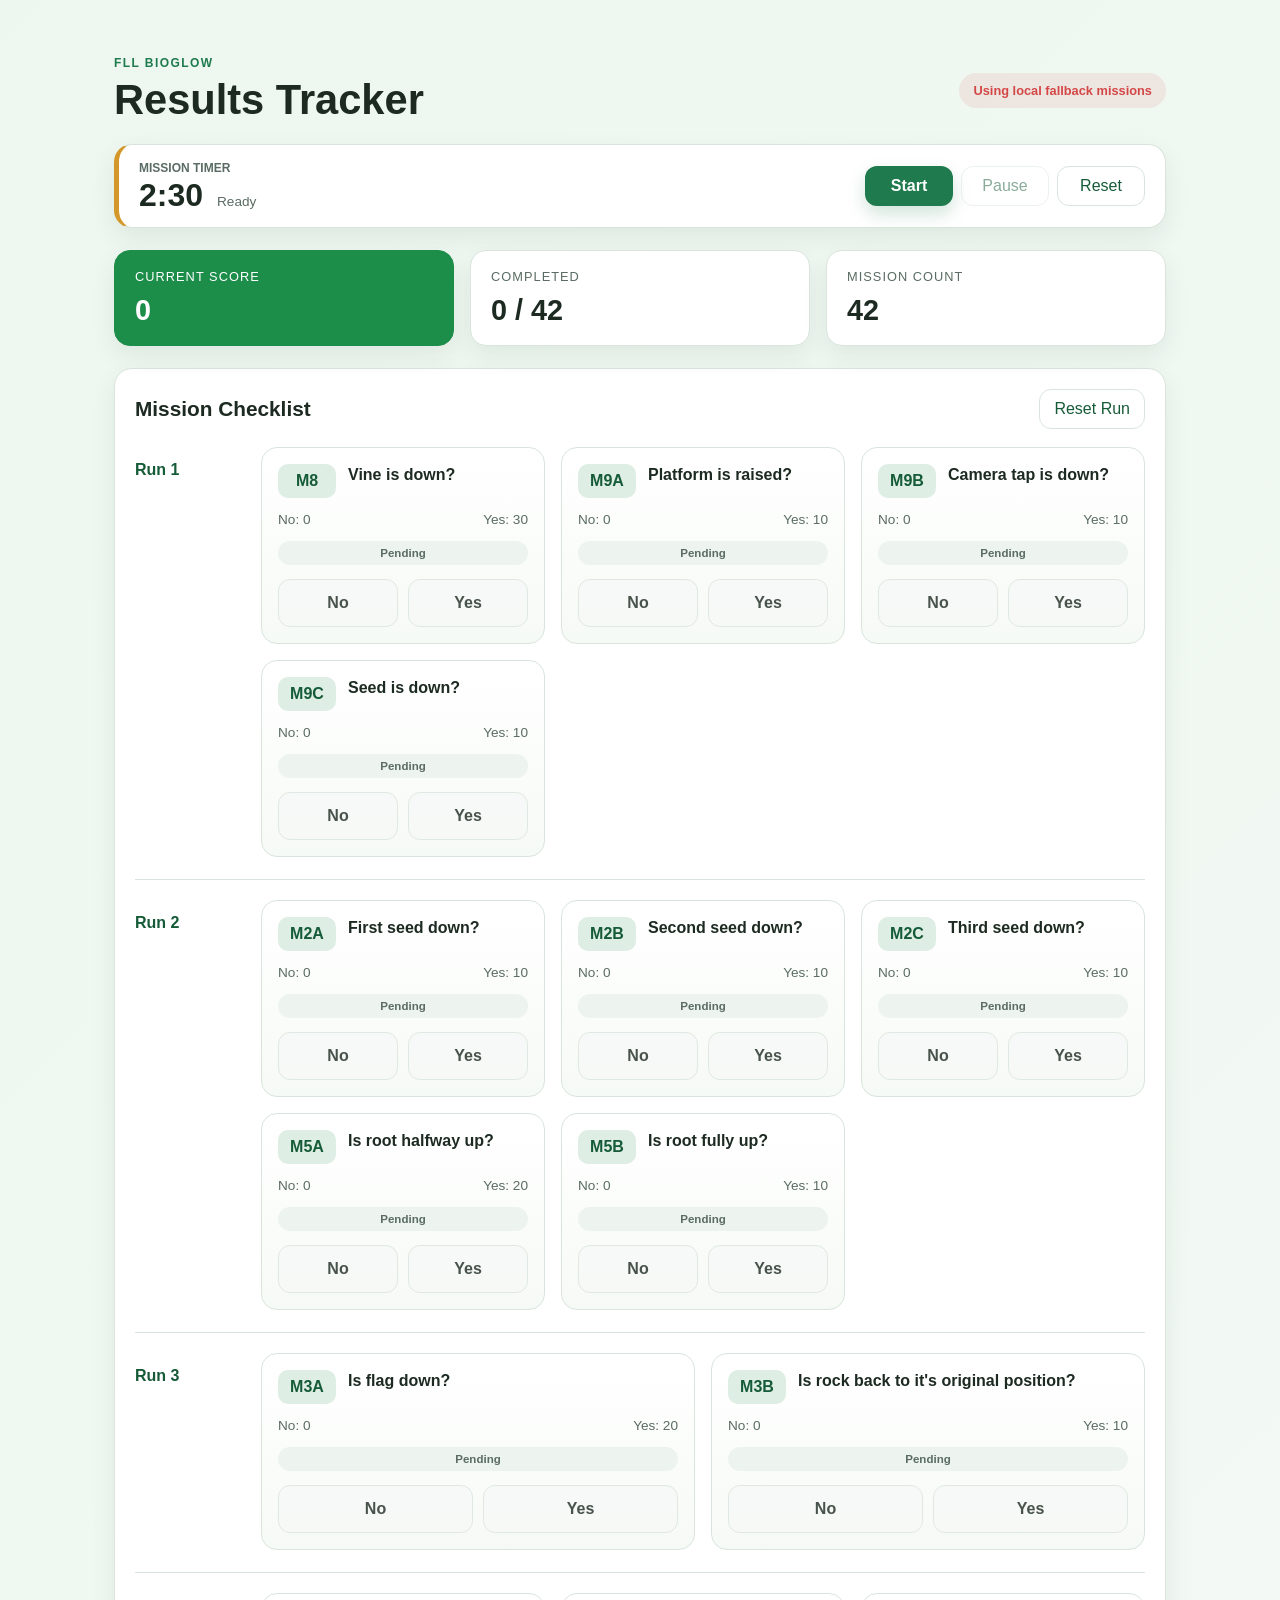
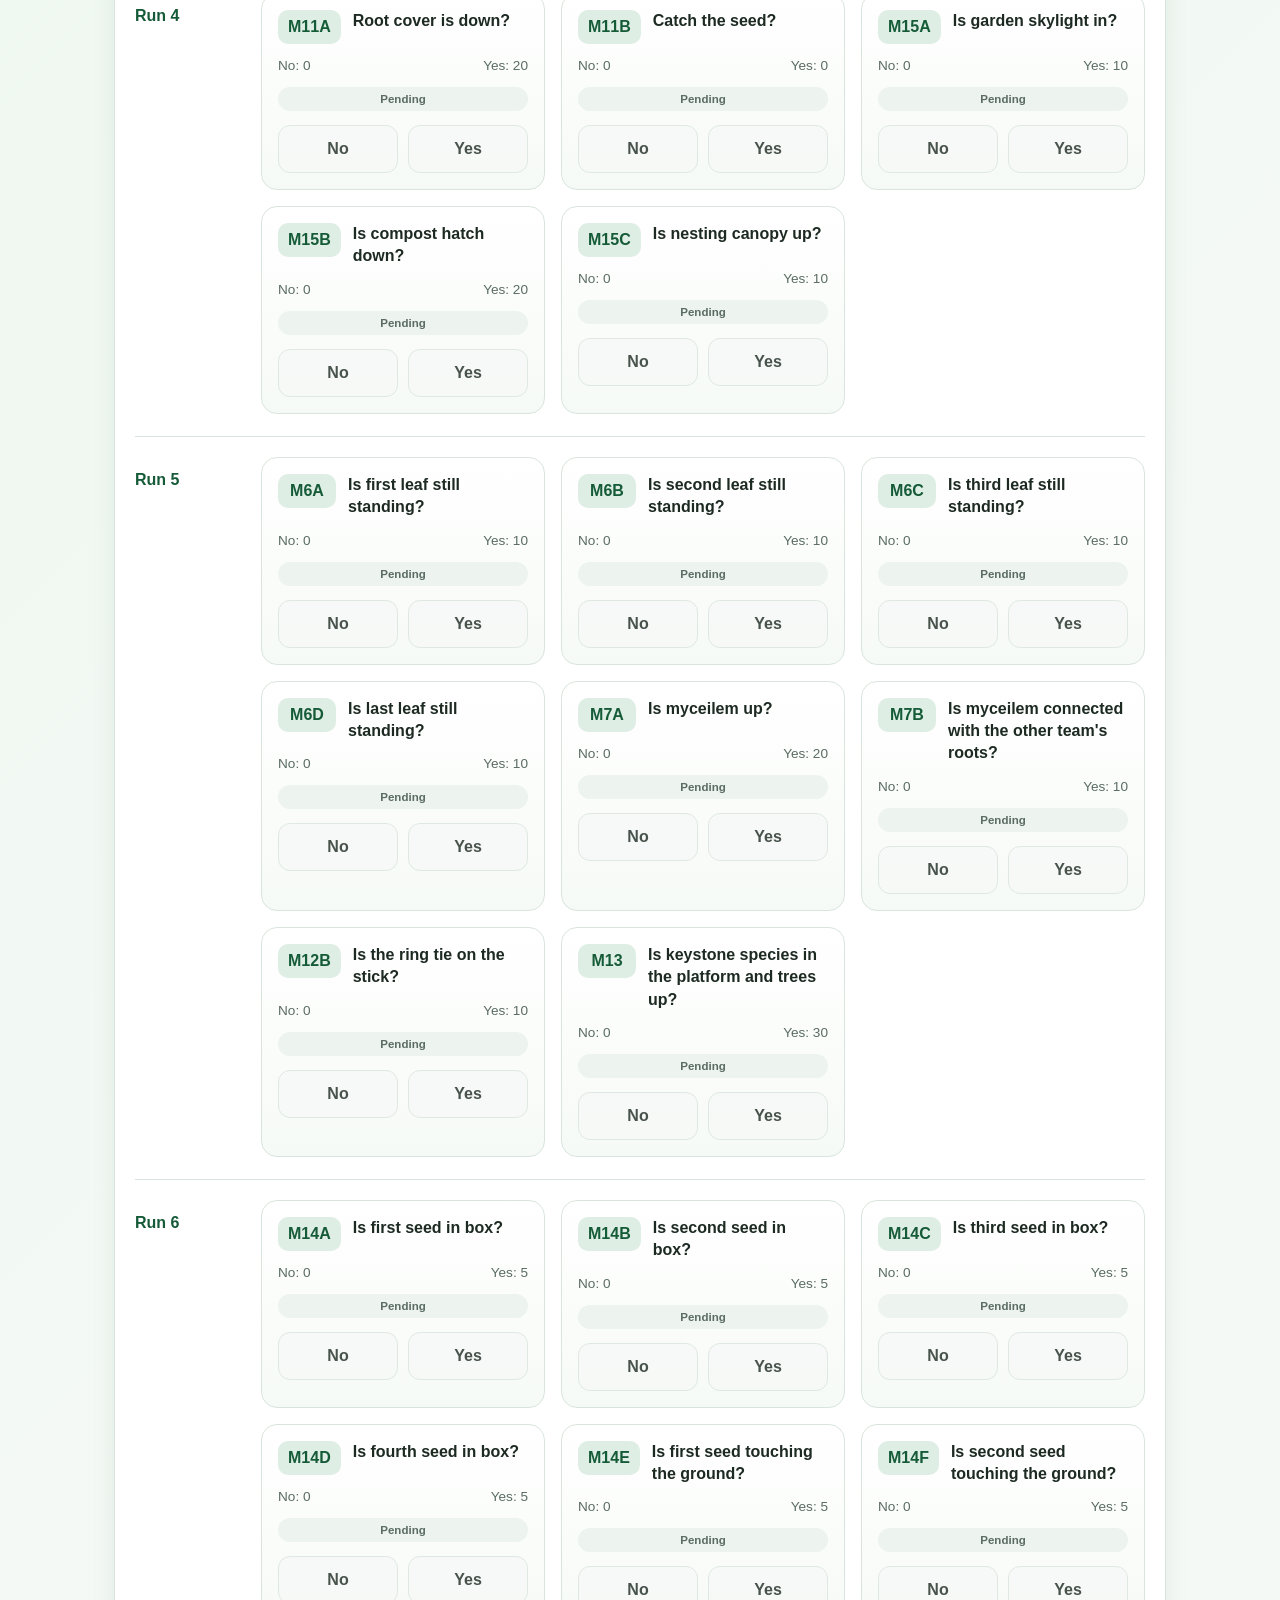
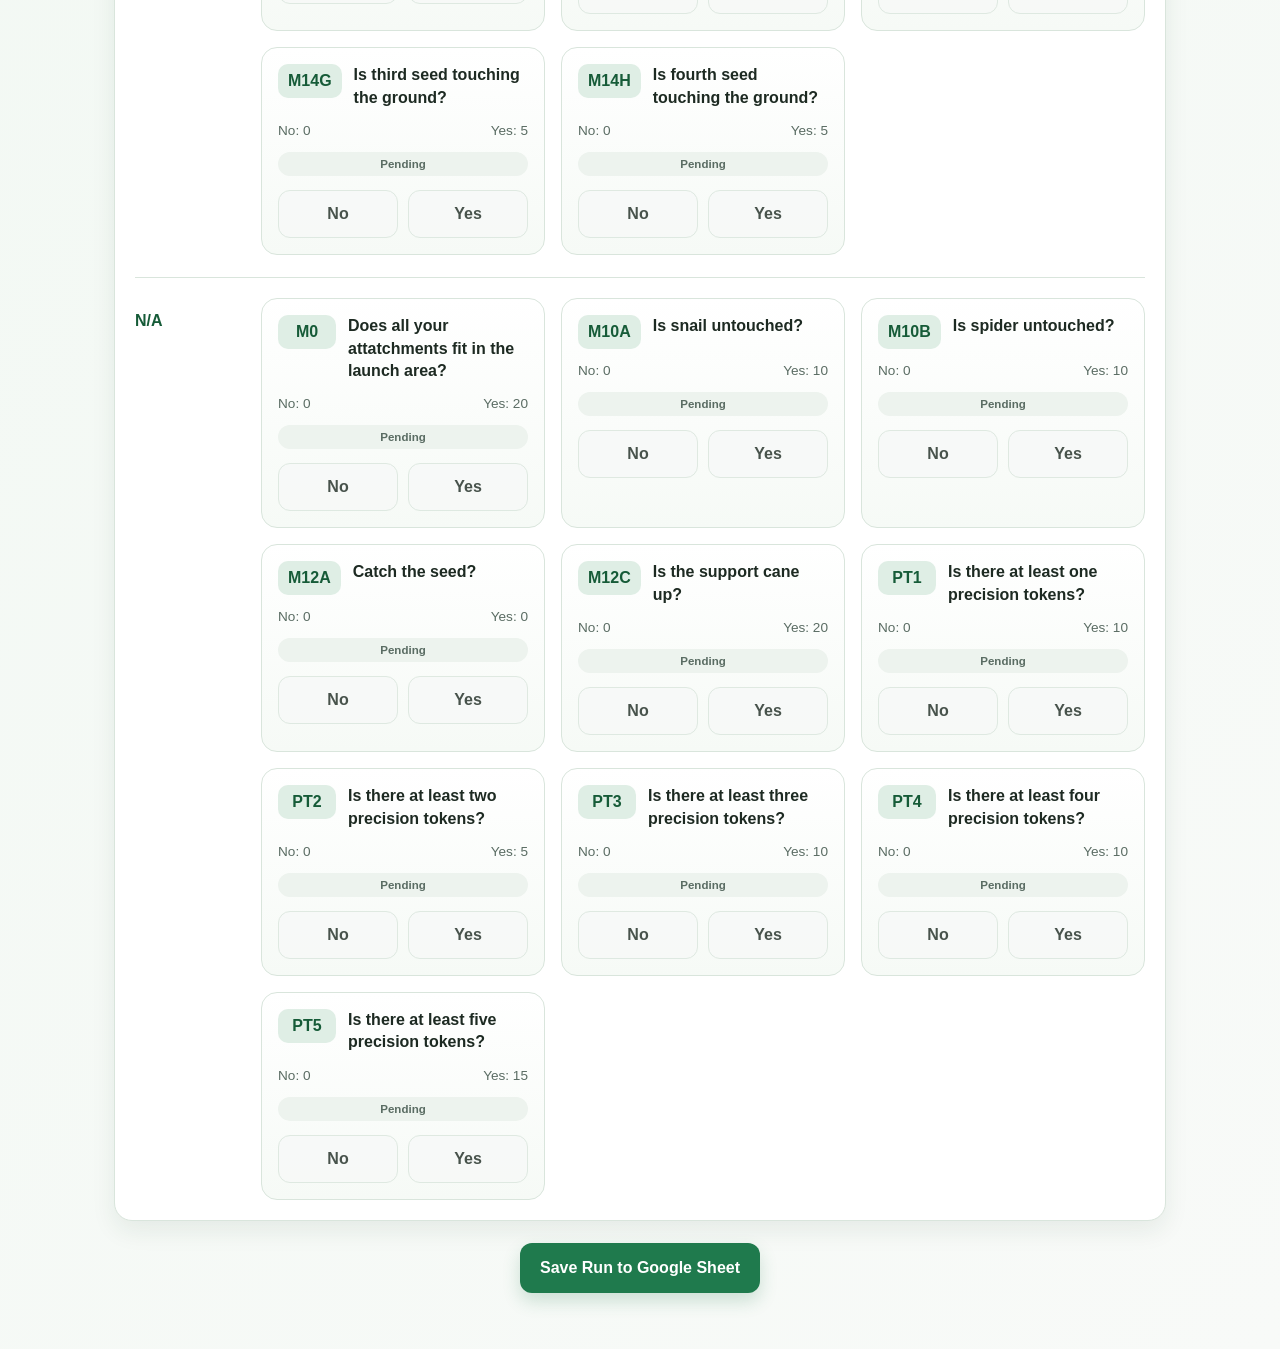
<file: robot_game_tracker/frontend/index.html>
<!DOCTYPE html>
<html lang="en">
  <head>
    <meta charset="UTF-8" />
    <meta name="viewport" content="width=device-width, initial-scale=1.0" />
    <title>FLL Bioglow Results Tracker</title>
    <link rel="stylesheet" href="styles.css" />
  </head>
  <body>
    <div class="app-shell">
      <header class="topbar">
        <div>
          <p class="eyebrow">FLL Bioglow</p>
          <h1>Results Tracker</h1>
        </div>
        <div id="saveStatus" class="status-pill" aria-live="polite">Ready</div>
      </header>

      <section class="timer-panel panel" aria-label="Mission timer">
        <div class="timer-info">
          <span class="timer-label">Mission Timer</span>
          <strong id="timerDisplay" class="timer-display" role="timer" aria-live="off">2:30</strong>
          <span id="timerState" class="timer-state">Ready</span>
        </div>
        <div class="timer-controls">
          <button id="startTimerButton" class="primary-button" type="button">Start</button>
          <button id="pauseTimerButton" class="ghost-button" type="button" disabled>Pause</button>
          <button id="resetTimerButton" class="ghost-button" type="button">Reset</button>
        </div>
      </section>

      <section class="summary-row">
        <div class="summary-card current-score-card">
          <span class="summary-label">Current Score</span>
          <strong id="currentScore">0</strong>
        </div>
        <div class="summary-card">
          <span class="summary-label">Completed</span>
          <strong id="completedCount">0 / 0</strong>
        </div>
        <div class="summary-card">
          <span class="summary-label">Mission Count</span>
          <strong id="missionCount">0</strong>
        </div>
      </section>

      <section class="panel mission-panel">
        <div class="mission-header">
          <h2>Mission Checklist</h2>
          <button id="resetRunButton" class="ghost-button" type="button">Reset Run</button>
        </div>

        <div id="missionList" class="mission-list" aria-live="polite"></div>
      </section>

      <section class="actions">
        <button id="saveRunButton" class="primary-button" type="button">Save Run to Google Sheet</button>
      </section>
    </div>

    <script src="app.js?v=timer-running-required-20261015"></script>
  </body>
</html>
</file>
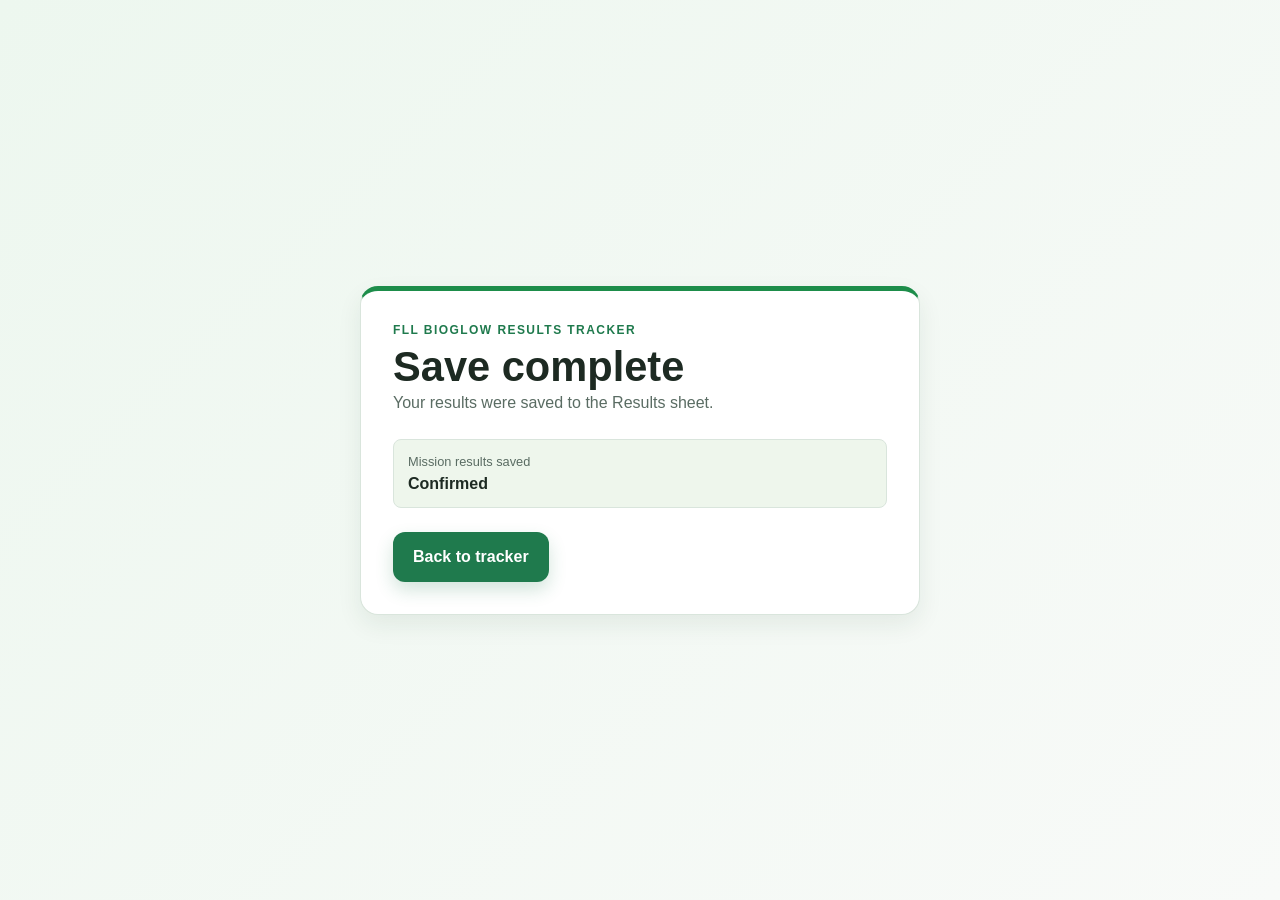
<file: robot_game_tracker/frontend/save-complete.html>
<!DOCTYPE html>
<html lang="en">
  <head>
    <meta charset="UTF-8" />
    <meta name="viewport" content="width=device-width, initial-scale=1.0" />
    <title>Save Complete | FLL Bioglow</title>
    <link rel="stylesheet" href="styles.css" />
  </head>
  <body>
    <main class="app-shell completion-shell">
      <section class="panel completion-panel" aria-labelledby="completionTitle">
        <p class="eyebrow">FLL Bioglow Results Tracker</p>
        <h1 id="completionTitle">Save complete</h1>
        <p id="completionMessage" class="completion-message" aria-live="polite">Your results were saved to the Results sheet.</p>

        <div class="completion-details">
          <div class="completion-detail">
            <span>Mission results saved</span>
            <strong id="savedCount">Confirmed</strong>
          </div>
          <div class="completion-detail" id="sheetRowDetail" hidden>
            <span>Results sheet row</span>
            <strong id="sheetRow">-</strong>
          </div>
        </div>

        <a class="primary-button completion-link" href="index.html">Back to tracker</a>
      </section>
    </main>
    <script>
      const params = new URLSearchParams(window.location.search);
      const savedCount = Number(params.get('saved'));
      const startRow = Number(params.get('startRow'));
      const runNumbers = params.get('runs');

      if (Number.isFinite(savedCount) && savedCount > 0) {
        document.getElementById('savedCount').textContent = savedCount;
      }

      if (runNumbers) {
        document.getElementById('completionMessage').textContent = `Mission run number(s) ${runNumbers} from the Missions tab were saved to Results.`;
      }

      if (Number.isFinite(startRow) && startRow > 0 && Number.isFinite(savedCount) && savedCount > 0) {
        const lastRow = startRow + savedCount - 1;
        document.getElementById('sheetRow').textContent = startRow === lastRow ? String(startRow) : `${startRow}-${lastRow}`;
        document.getElementById('sheetRowDetail').hidden = false;
      }
    </script>
  </body>
</html>
</file>
<file: robot_game_tracker/frontend/styles.css>
:root {
  --bg: #f4f7f2;
  --panel: #ffffff;
  --panel-alt: #eef6ec;
  --primary: #1f7a4d;
  --primary-dark: #165b38;
  --primary-soft: #dfeee5;
  --accent: #d4972a;
  --text: #1d2a22;
  --muted: #5a6c63;
  --border: #d9e5dc;
  --success: #1d8d4a;
  --danger: #d44747;
  --shadow: 0 10px 24px rgba(26, 60, 40, 0.08);
}

* {
  box-sizing: border-box;
}

body {
  margin: 0;
  font-family: Arial, Helvetica, sans-serif;
  background: linear-gradient(135deg, #edf7ef 0%, #f8faf8 100%);
  color: var(--text);
}

button,
input {
  font: inherit;
}

.app-shell {
  max-width: 1100px;
  margin: 32px auto;
  padding: 24px;
}

.topbar {
  display: flex;
  justify-content: space-between;
  align-items: center;
  gap: 16px;
  margin-bottom: 20px;
}

.eyebrow {
  margin: 0 0 6px;
  font-size: 12px;
  letter-spacing: 0.12em;
  text-transform: uppercase;
  color: var(--primary);
  font-weight: 700;
}

h1 {
  margin: 0;
  font-size: clamp(2rem, 4vw, 2.6rem);
}

h2 {
  margin: 0;
  font-size: 1.3rem;
}

.panel {
  background: var(--panel);
  border-radius: 18px;
  box-shadow: var(--shadow);
  border: 1px solid var(--border);
}

.controls {
  padding: 20px;
  display: grid;
  grid-template-columns: repeat(auto-fit, minmax(180px, 1fr));
  gap: 16px;
  align-items: end;
}

.field-group {
  display: flex;
  flex-direction: column;
  gap: 8px;
}

.field-group label {
  font-size: 0.88rem;
  color: var(--muted);
  font-weight: 700;
}

.field-group input {
  height: 52px;
  border-radius: 12px;
  border: 1px solid var(--border);
  padding: 0 14px;
  font-size: 1.1rem;
  background: var(--panel-alt);
}

.primary-button,
.secondary-button,
.ghost-button,
.answer-button {
  border: none;
  border-radius: 12px;
  cursor: pointer;
  transition: transform 0.15s ease, box-shadow 0.15s ease, opacity 0.15s ease;
}

.primary-button:hover,
.secondary-button:hover,
.ghost-button:hover,
.answer-button:hover {
  transform: translateY(-1px);
}

.primary-button {
  background: var(--primary);
  color: white;
  padding: 16px 20px;
  font-weight: 700;
  box-shadow: 0 8px 18px rgba(31, 122, 77, 0.2);
}

.primary-button:disabled {
  cursor: wait;
  opacity: 0.65;
  transform: none;
  box-shadow: none;
}

.secondary-button {
  background: #fff;
  color: var(--primary-dark);
  border: 1px solid var(--primary);
  padding: 14px 18px;
  font-weight: 700;
}

.ghost-button {
  background: transparent;
  color: var(--primary-dark);
  border: 1px solid var(--border);
  padding: 10px 14px;
}

.timer-panel {
  display: flex;
  align-items: center;
  justify-content: space-between;
  gap: 20px;
  padding: 16px 20px;
  margin-bottom: 20px;
  border-left: 5px solid var(--accent);
}

.timer-info {
  display: grid;
  grid-template-columns: auto auto;
  align-items: baseline;
  column-gap: 14px;
  row-gap: 4px;
}

.timer-label {
  grid-column: 1 / -1;
  color: var(--muted);
  font-size: 0.75rem;
  font-weight: 700;
  text-transform: uppercase;
}

.timer-display {
  color: var(--text);
  font-size: 2rem;
  font-variant-numeric: tabular-nums;
  line-height: 1;
}

.timer-display.timer-low {
  color: var(--danger);
}

.timer-state {
  color: var(--muted);
  font-size: 0.85rem;
}

.timer-controls {
  display: flex;
  gap: 8px;
}

.timer-controls button {
  min-width: 88px;
  padding: 10px 14px;
}

.timer-controls button:disabled {
  cursor: default;
  opacity: 0.5;
  transform: none;
}

.summary-row {
  margin: 22px 0;
  display: grid;
  grid-template-columns: repeat(auto-fit, minmax(160px, 1fr));
  gap: 16px;
}

.summary-card {
  background: var(--panel);
  border: 1px solid var(--border);
  border-radius: 16px;
  padding: 18px 20px;
  box-shadow: var(--shadow);
  display: flex;
  flex-direction: column;
  gap: 10px;
}

.summary-label {
  font-size: 0.8rem;
  letter-spacing: 0.08em;
  text-transform: uppercase;
  color: var(--muted);
}

.summary-card strong {
  font-size: 1.8rem;
}

.current-score-card {
  background: var(--success);
  border-color: var(--success);
}

.current-score-card .summary-label,
#currentScore {
  color: white;
}

.status-pill {
  display: inline-flex;
  align-items: center;
  justify-content: center;
  min-width: 100px;
  padding: 10px 14px;
  border-radius: 999px;
  font-size: 0.8rem;
  font-weight: 700;
  background: var(--primary-soft);
  color: var(--primary-dark);
}

.mission-panel {
  padding: 20px;
}

.mission-header {
  display: flex;
  justify-content: space-between;
  align-items: center;
  gap: 16px;
  margin-bottom: 18px;
}

.mission-list {
  display: flex;
  flex-direction: column;
  gap: 22px;
}

.run-row {
  display: grid;
  grid-template-columns: 110px minmax(0, 1fr);
  gap: 16px;
  align-items: start;
  padding-top: 20px;
  border-top: 1px solid var(--border);
}

.run-row:first-child {
  padding-top: 0;
  border-top: 0;
}

.run-heading {
  margin: 0;
  padding-top: 14px;
  color: var(--primary-dark);
  font-size: 1rem;
}

.run-missions {
  display: grid;
  grid-template-columns: repeat(auto-fit, minmax(260px, 1fr));
  gap: 16px;
}

.mission-card {
  background: linear-gradient(180deg, #ffffff 0%, #f6faf6 100%);
  border: 1px solid var(--border);
  border-radius: 16px;
  padding: 16px;
  display: flex;
  flex-direction: column;
  gap: 14px;
  min-height: 190px;
}

.mission-top {
  display: flex;
  justify-content: space-between;
  align-items: flex-start;
  gap: 12px;
}

.mission-id {
  display: inline-flex;
  align-items: center;
  justify-content: center;
  min-width: 58px;
  padding: 8px 10px;
  border-radius: 10px;
  font-weight: 700;
  color: var(--primary-dark);
  background: var(--primary-soft);
}

.mission-name {
  font-weight: 700;
  flex: 1;
  line-height: 1.4;
}

.status-badge {
  display: inline-flex;
  align-items: center;
  justify-content: center;
  padding: 6px 10px;
  border-radius: 999px;
  font-size: 0.72rem;
  font-weight: 700;
  background: #edf3ee;
  color: var(--muted);
}

.status-badge.yes {
  background: rgba(29, 141, 74, 0.12);
  color: var(--success);
}

.status-badge.no {
  background: rgba(212, 71, 71, 0.08);
  color: var(--danger);
}

.score-strip {
  display: flex;
  justify-content: space-between;
  gap: 12px;
  font-size: 0.85rem;
  color: var(--muted);
}

.answer-row {
  display: grid;
  grid-template-columns: 1fr 1fr;
  gap: 10px;
}

.answer-button {
  padding: 14px 10px;
  font-weight: 700;
  border: 1px solid var(--border);
  background: #f7f9f8;
  color: var(--text);
}

.answer-button.inactive {
  opacity: 0.8;
}

.answer-button.yes.selected {
  background: rgba(29, 141, 74, 0.12);
  border-color: var(--success);
  color: var(--success);
}

.answer-button.no.selected {
  background: rgba(212, 71, 71, 0.08);
  border-color: var(--danger);
  color: var(--danger);
}

.actions {
  margin-top: 22px;
  display: flex;
  justify-content: center;
}

.completion-shell {
  min-height: calc(100vh - 64px);
  display: grid;
  align-content: center;
}

.completion-panel {
  width: min(100%, 560px);
  margin: 0 auto;
  padding: 32px;
  border-top: 5px solid var(--success);
}

.completion-panel h2 {
  margin: 0 0 12px;
  font-size: 1.8rem;
}

.completion-message {
  margin: 0;
  color: var(--muted);
  line-height: 1.5;
}

.completion-details {
  display: grid;
  grid-template-columns: repeat(auto-fit, minmax(150px, 1fr));
  gap: 12px;
  margin: 24px 0;
}

.completion-detail {
  padding: 14px;
  background: var(--panel-alt);
  border: 1px solid var(--border);
  border-radius: 8px;
}

.completion-detail span,
.completion-detail strong {
  display: block;
}

.completion-detail span {
  margin-bottom: 6px;
  color: var(--muted);
  font-size: 0.8rem;
}

.completion-link {
  display: inline-flex;
  text-decoration: none;
}

@media (max-width: 640px) {
  .app-shell {
    padding: 16px;
  }

  .completion-shell {
    min-height: calc(100vh - 32px);
  }

  .completion-panel {
    padding: 22px;
  }

  .run-row {
    grid-template-columns: minmax(0, 1fr);
    gap: 10px;
  }

  .run-heading {
    padding-top: 0;
  }

  .topbar,
  .mission-header,
  .timer-panel {
    flex-direction: column;
    align-items: flex-start;
  }

  .timer-controls {
    width: 100%;
  }

  .timer-controls button {
    flex: 1;
    min-width: 0;
  }
}
</file>
